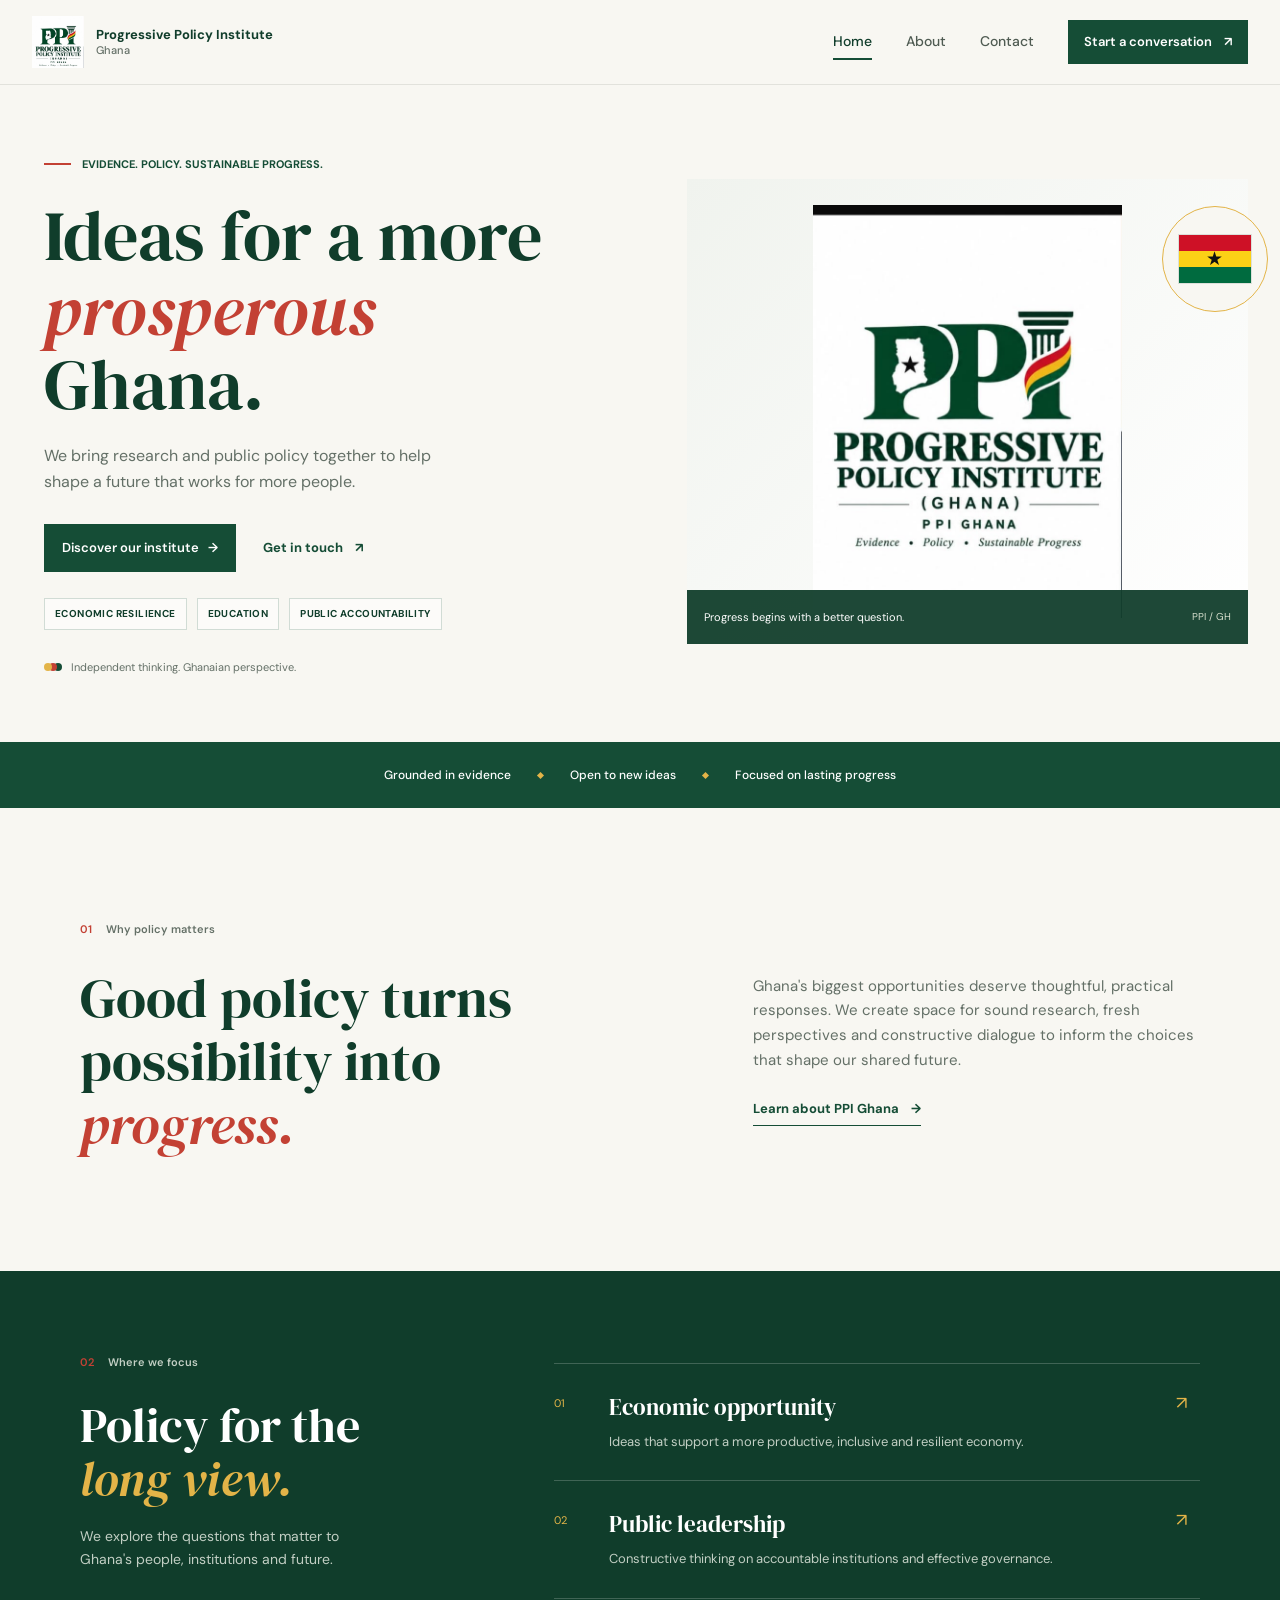
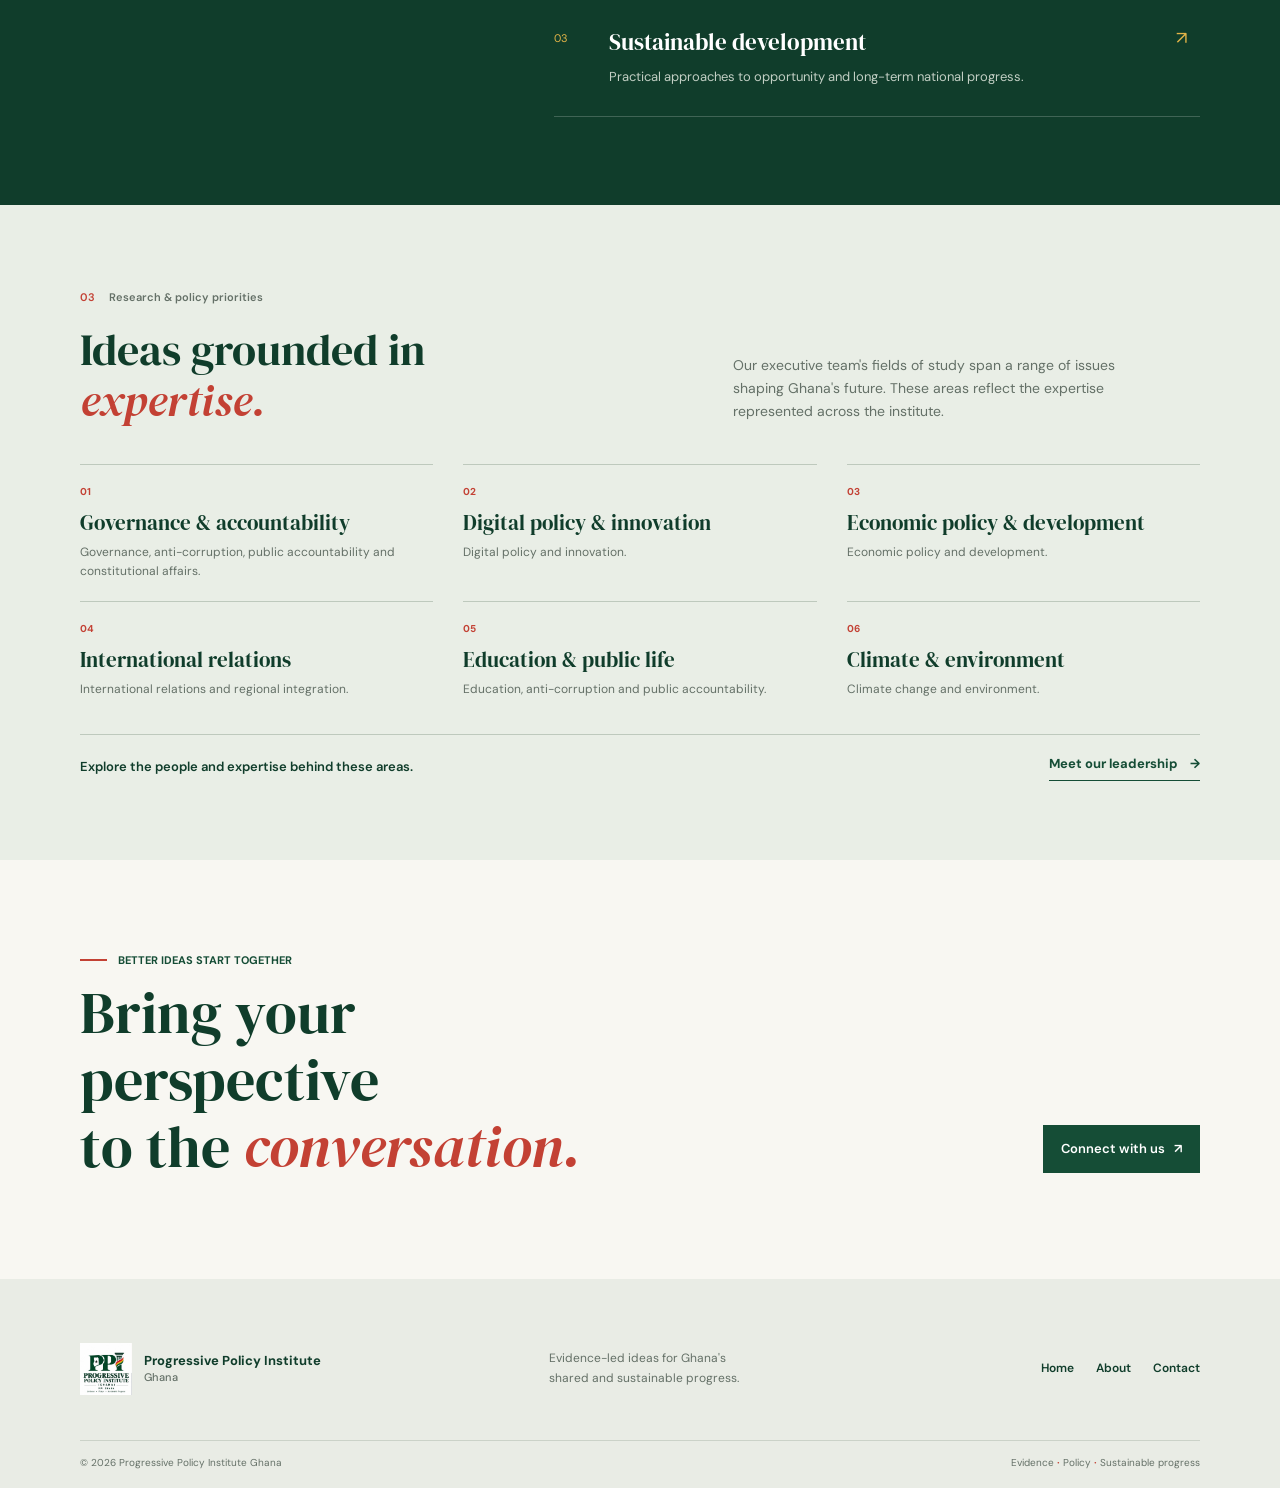
<file: index.html>
<!doctype html>
<html lang="en">
<head>
	<meta charset="utf-8">
	<meta name="viewport" content="width=device-width, initial-scale=1">
	<meta name="description" content="Progressive Policy Institute Ghana advances evidence-led ideas for inclusive, sustainable progress.">
	<title>Progressive Policy Institute Ghana | Evidence. Policy. Progress.</title>
	<link rel="preconnect" href="https://fonts.googleapis.com">
	<link rel="preconnect" href="https://fonts.gstatic.com" crossorigin>
	<link href="https://fonts.googleapis.com/css2?family=DM+Sans:wght@400;500;600;700&family=DM+Serif+Display&display=swap" rel="stylesheet">
	<link rel="stylesheet" href="style.css">
	<script src="script.js" defer></script>
</head>
<body>
	<a class="skip-link" href="#main">Skip to content</a>
	<header class="site-header">
		<div class="header-inner">
			<a class="brand" href="index.html" aria-label="Progressive Policy Institute Ghana home">
				<img class="brand-mark" src="logo1.jpeg" alt="" aria-hidden="true">
				<span class="brand-name">Progressive Policy Institute<span>Ghana</span></span>
			</a>
			<button class="menu-toggle" type="button" aria-expanded="false" aria-controls="primary-nav" aria-label="Open menu"><span></span><span></span></button>
			<nav class="primary-nav" id="primary-nav" aria-label="Main navigation">
				<a class="nav-link active" href="index.html" aria-current="page">Home</a>
				<a class="nav-link" href="about.html">About</a>
				<a class="nav-link" href="contact.html">Contact</a>
				<a class="nav-cta" href="contact.html">Start a conversation <span aria-hidden="true">↗</span></a>
			</nav>
		</div>
	</header>

	<main id="main">
		<section class="home-hero">
			<div class="hero-copy">
				<p class="eyebrow"><span class="eyebrow-line"></span> Evidence. Policy. Sustainable progress.</p>
				<h1>Ideas for a more <em>prosperous</em> Ghana.</h1>
				<p class="hero-intro">We bring research and public policy together to help shape a future that works for more people.</p>
				<div class="hero-actions">
					<a class="button button-dark" href="about.html">Discover our institute <span aria-hidden="true">→</span></a>
					<a class="text-link" href="contact.html">Get in touch <span aria-hidden="true">↗</span></a>
				</div>
				<div class="hero-meta" aria-label="Key focus areas">
					<span class="meta-chip">Economic resilience</span>
					<span class="meta-chip">Education</span>
					<span class="meta-chip">Public accountability</span>
				</div>
				<div class="hero-footnote"><span class="ghana-dot" aria-hidden="true"></span> Independent thinking. Ghanaian perspective.</div>
			</div>
			<div class="hero-visual">
				<img class="hero-portrait logo-hero" src="logo1.jpeg" alt="Progressive Policy Institute Ghana logo">
				<div class="image-caption"><span>Progress begins with a better question.</span><span class="caption-mark" aria-hidden="true">PPI / GH</span></div>
				<div class="hero-stamp"><span class="ghana-flag" role="img" aria-label="Flag of Ghana"><span class="flag-red"></span><span class="flag-gold"></span><span class="flag-green"></span><span class="flag-star" aria-hidden="true">★</span></span></div>
			</div>
		</section>

		<section class="principles-strip" aria-label="Our approach">
			<span>Grounded in evidence</span><span class="strip-separator" aria-hidden="true"></span>
			<span>Open to new ideas</span><span class="strip-separator" aria-hidden="true"></span>
			<span>Focused on lasting progress</span>
		</section>

		<section class="section home-intro">
			<div class="section-kicker"><span>01</span><span>Why policy matters</span></div>
			<div class="intro-copy">
				<h2>Good policy turns possibility into <em>progress.</em></h2>
				<div class="intro-description">
					<p>Ghana's biggest opportunities deserve thoughtful, practical responses. We create space for sound research, fresh perspectives and constructive dialogue to inform the choices that shape our shared future.</p>
					<a class="underlined-link" href="about.html">Learn about PPI Ghana <span aria-hidden="true">→</span></a>
				</div>
			</div>
		</section>

		<section class="focus-section">
			<div class="section focus-inner">
				<div class="focus-heading">
					<div class="section-kicker light"><span>02</span><span>Where we focus</span></div>
					<h2>Policy for the<br><em>long view.</em></h2>
					<p>We explore the questions that matter to Ghana's people, institutions and future.</p>
				</div>
				<div class="focus-list">
					<article class="focus-item"><span class="focus-number">01</span><div><h3>Economic opportunity</h3><p>Ideas that support a more productive, inclusive and resilient economy.</p></div><span class="focus-arrow" aria-hidden="true">↗</span></article>
					<article class="focus-item"><span class="focus-number">02</span><div><h3>Public leadership</h3><p>Constructive thinking on accountable institutions and effective governance.</p></div><span class="focus-arrow" aria-hidden="true">↗</span></article>
					<article class="focus-item"><span class="focus-number">03</span><div><h3>Sustainable development</h3><p>Practical approaches to opportunity and long-term national progress.</p></div><span class="focus-arrow" aria-hidden="true">↗</span></article>
				</div>
			</div>
		</section>

		<section class="research-section" id="research" aria-labelledby="research-title">
			<div class="section research-inner">
				<div class="research-intro" data-reveal>
					<div>
						<div class="section-kicker"><span>03</span><span>Research &amp; policy priorities</span></div>
						<h2 id="research-title">Ideas grounded in <em>expertise.</em></h2>
					</div>
					<p>Our executive team's fields of study span a range of issues shaping Ghana's future. These areas reflect the expertise represented across the institute.</p>
				</div>
				<div class="research-topics">
					<article class="research-topic" data-reveal style="--reveal-delay: 0ms"><span class="research-number">01</span><h3>Governance &amp; accountability</h3><p>Governance, anti-corruption, public accountability and constitutional affairs.</p></article>
					<article class="research-topic" data-reveal style="--reveal-delay: 80ms"><span class="research-number">02</span><h3>Digital policy &amp; innovation</h3><p>Digital policy and innovation.</p></article>
					<article class="research-topic" data-reveal style="--reveal-delay: 160ms"><span class="research-number">03</span><h3>Economic policy &amp; development</h3><p>Economic policy and development.</p></article>
					<article class="research-topic" data-reveal style="--reveal-delay: 0ms"><span class="research-number">04</span><h3>International relations</h3><p>International relations and regional integration.</p></article>
					<article class="research-topic" data-reveal style="--reveal-delay: 80ms"><span class="research-number">05</span><h3>Education &amp; public life</h3><p>Education, anti-corruption and public accountability.</p></article>
					<article class="research-topic" data-reveal style="--reveal-delay: 160ms"><span class="research-number">06</span><h3>Climate &amp; environment</h3><p>Climate change and environment.</p></article>
				</div>
				<div class="research-footer"><p>Explore the people and expertise behind these areas.</p><a class="underlined-link" href="about.html#leadership-title">Meet our leadership <span aria-hidden="true">→</span></a></div>
			</div>
		</section>

		<section class="closing-cta section">
			<p class="eyebrow"><span class="eyebrow-line"></span> Better ideas start together</p>
			<div class="closing-content"><h2>Bring your perspective<br>to the <em>conversation.</em></h2><a class="button button-dark" href="contact.html">Connect with us <span aria-hidden="true">↗</span></a></div>
		</section>
	</main>

	<footer class="site-footer">
		<div class="footer-main">
			<a class="brand footer-brand" href="index.html"><img class="brand-mark" src="logo1.jpeg" alt="" aria-hidden="true"><span class="brand-name">Progressive Policy Institute<span>Ghana</span></span></a>
			<p>Evidence-led ideas for Ghana's<br>shared and sustainable progress.</p>
			<nav class="footer-nav" aria-label="Footer navigation"><a href="index.html">Home</a><a href="about.html">About</a><a href="contact.html">Contact</a></nav>
		</div>
		<div class="footer-bottom"><span>© <span data-year>2026</span> Progressive Policy Institute Ghana</span><span>Evidence <b>·</b> Policy <b>·</b> Sustainable progress</span></div>
	</footer>
</body>
</html>
</file>
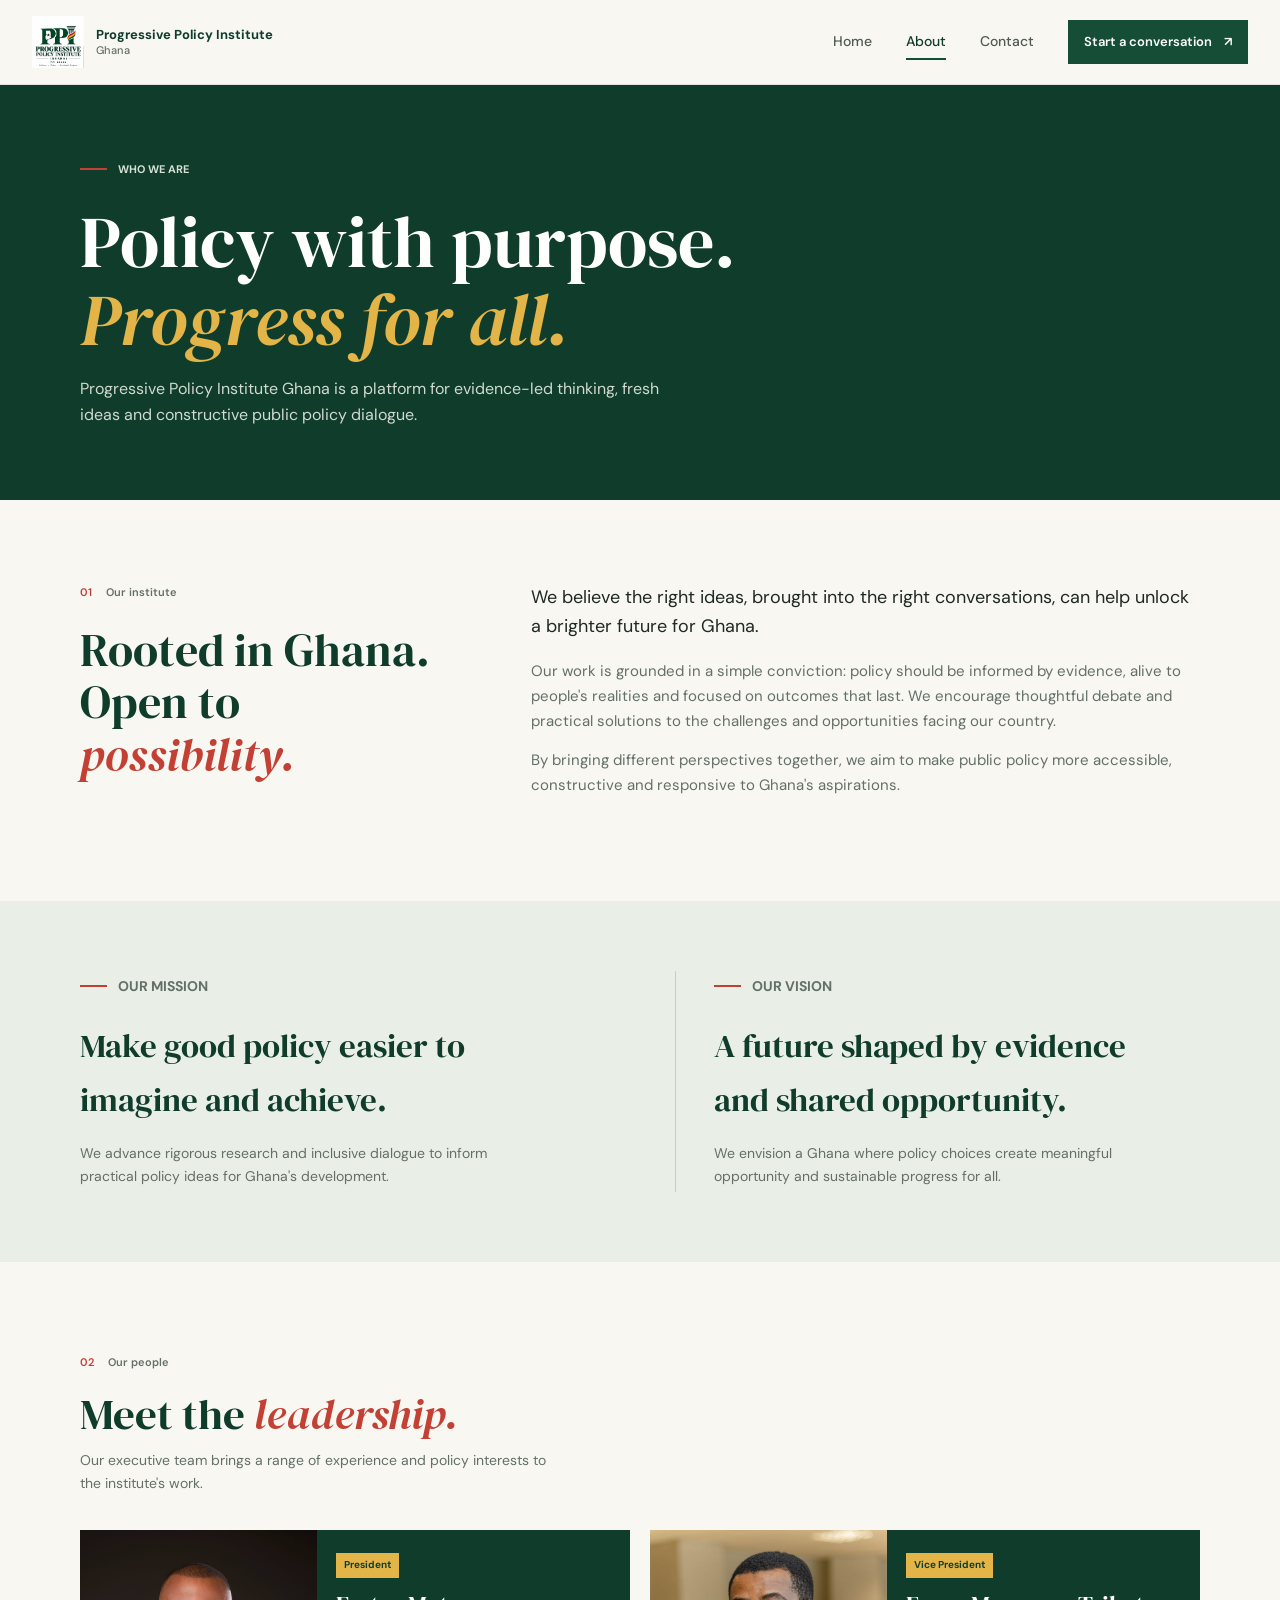
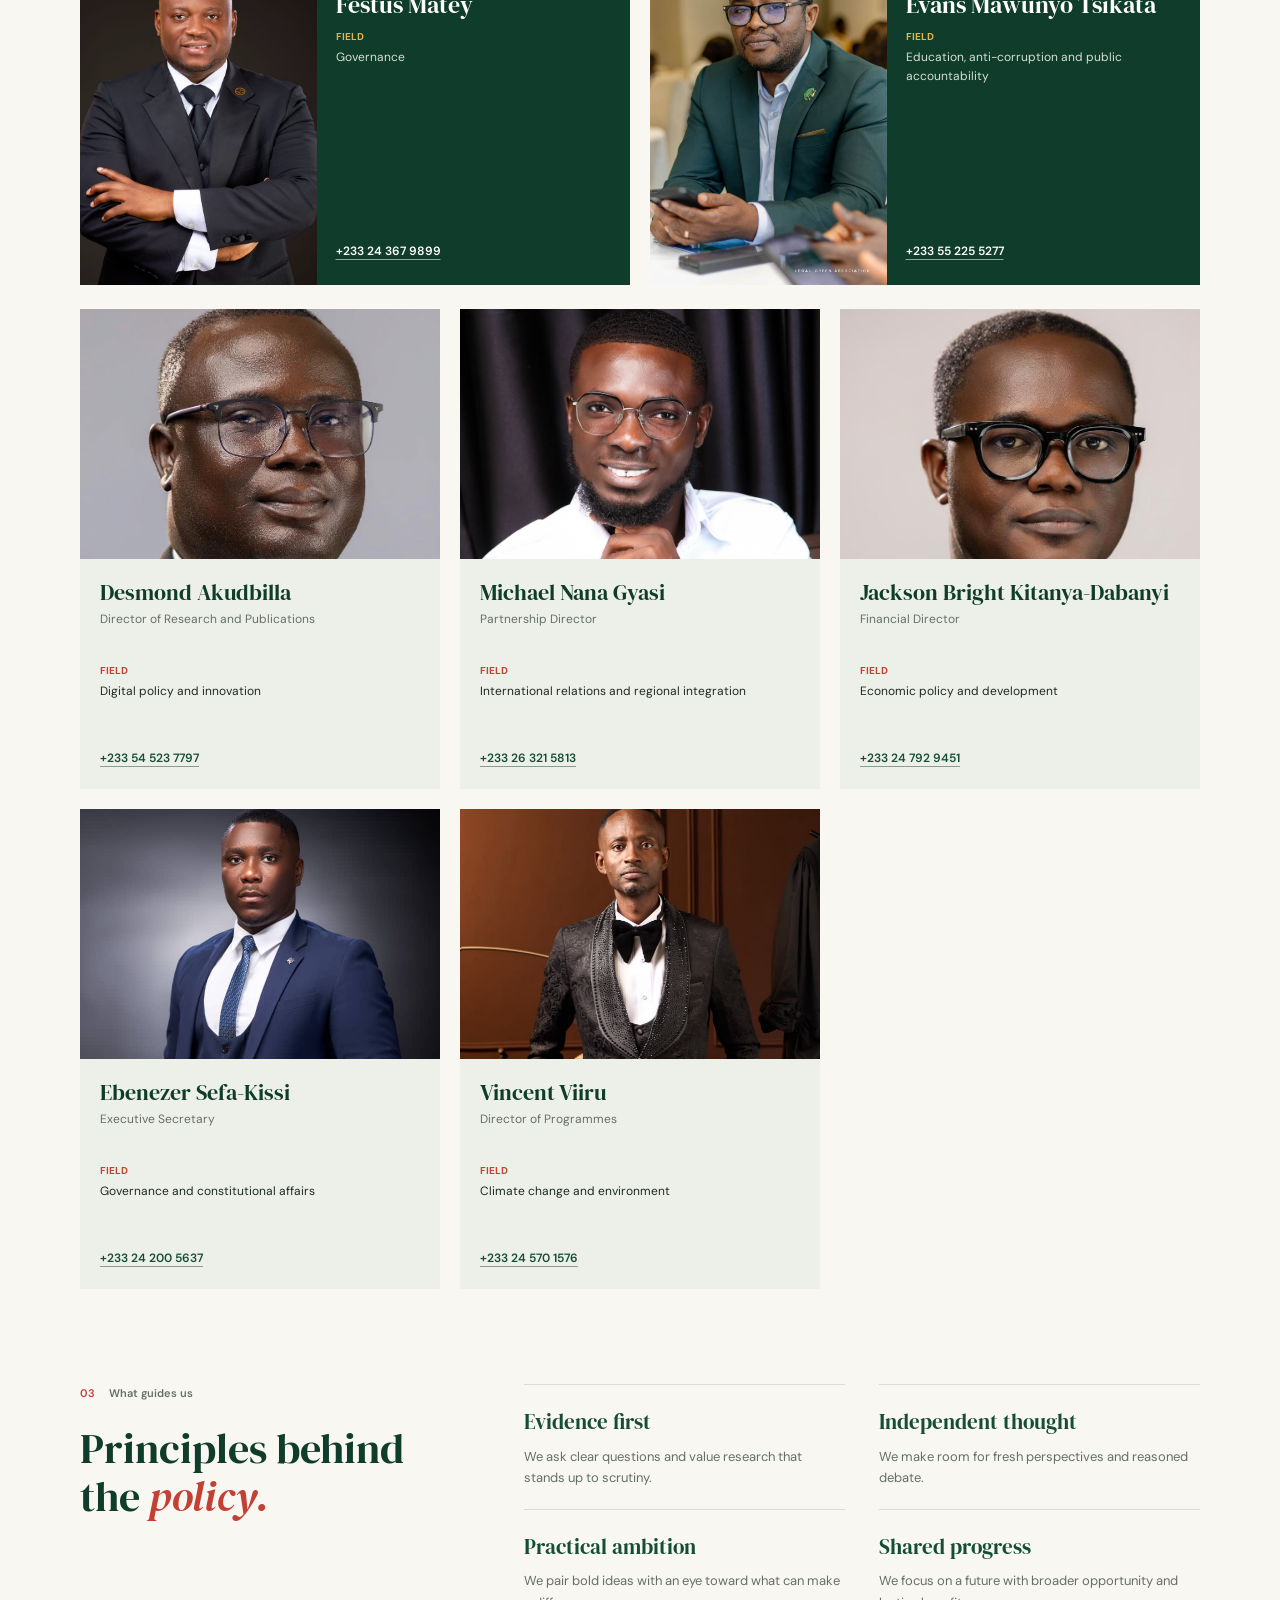
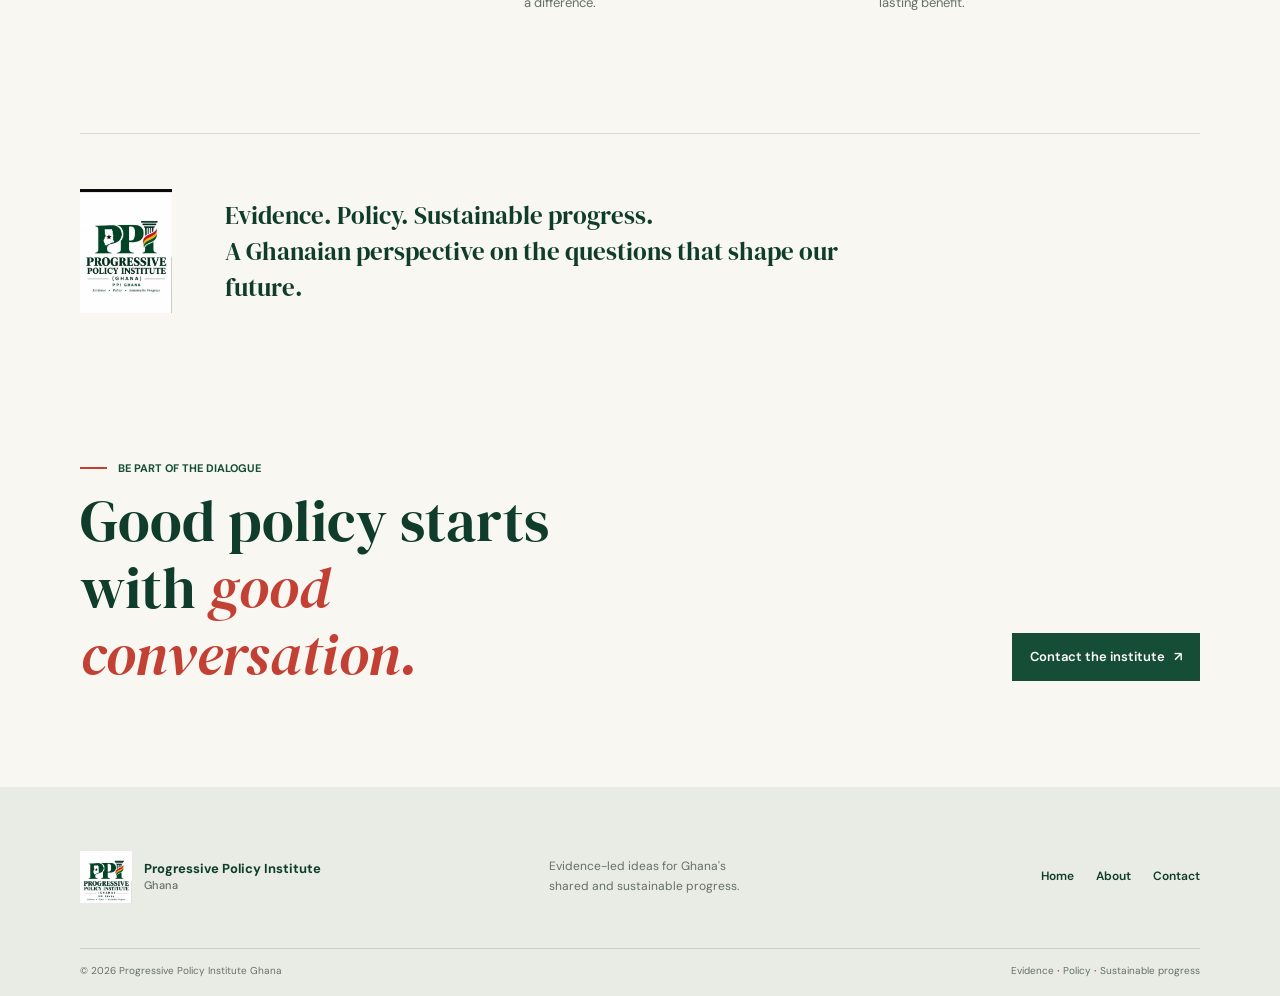
<file: about.html>
<!doctype html>
<html lang="en">
<head>
  <meta charset="utf-8">
  <meta name="viewport" content="width=device-width, initial-scale=1">
  <meta name="description" content="Learn about Progressive Policy Institute Ghana, its mission, vision, values and executive team.">
  <title>About | Progressive Policy Institute Ghana</title>
  <link rel="preconnect" href="https://fonts.googleapis.com">
  <link rel="preconnect" href="https://fonts.gstatic.com" crossorigin>
  <link href="https://fonts.googleapis.com/css2?family=DM+Sans:wght@400;500;600;700&family=DM+Serif+Display&display=swap" rel="stylesheet">
  <link rel="stylesheet" href="style.css">
  <script src="script.js" defer></script>
</head>
<body>
  <a class="skip-link" href="#main">Skip to content</a>
  <header class="site-header">
    <div class="header-inner">
      <a class="brand" href="index.html" aria-label="Progressive Policy Institute Ghana home"><img class="brand-mark" src="logo1.jpeg" alt="" aria-hidden="true"><span class="brand-name">Progressive Policy Institute<span>Ghana</span></span></a>
      <button class="menu-toggle" type="button" aria-expanded="false" aria-controls="primary-nav" aria-label="Open menu"><span></span><span></span></button>
      <nav class="primary-nav" id="primary-nav" aria-label="Main navigation"><a class="nav-link" href="index.html">Home</a><a class="nav-link active" href="about.html" aria-current="page">About</a><a class="nav-link" href="contact.html">Contact</a><a class="nav-cta" href="contact.html">Start a conversation <span aria-hidden="true">↗</span></a></nav>
    </div>
  </header>
  <main id="main">
    <section class="page-hero">
      <p class="eyebrow"><span class="eyebrow-line"></span> Who we are</p>
      <h1>Policy with purpose.<br><em>Progress for all.</em></h1>
      <p>Progressive Policy Institute Ghana is a platform for evidence-led thinking, fresh ideas and constructive public policy dialogue.</p>
    </section>
    <section class="about-intro section">
      <div><div class="section-kicker"><span>01</span><span>Our institute</span></div><h2>Rooted in Ghana.<br>Open to <em>possibility.</em></h2></div>
      <div class="about-copy"><p>We believe the right ideas, brought into the right conversations, can help unlock a brighter future for Ghana.</p><p>Our work is grounded in a simple conviction: policy should be informed by evidence, alive to people's realities and focused on outcomes that last. We encourage thoughtful debate and practical solutions to the challenges and opportunities facing our country.</p><p>By bringing different perspectives together, we aim to make public policy more accessible, constructive and responsive to Ghana's aspirations.</p></div>
    </section>
    <section class="mission-band">
      <div class="mission-grid section">
        <article class="mission-block"><p class="eyebrow"><span class="eyebrow-line"></span> Our mission</p><h2>Make good policy easier to imagine and achieve.</h2><p>We advance rigorous research and inclusive dialogue to inform practical policy ideas for Ghana's development.</p></article>
        <article class="mission-block"><p class="eyebrow"><span class="eyebrow-line"></span> Our vision</p><h2>A future shaped by evidence and shared opportunity.</h2><p>We envision a Ghana where policy choices create meaningful opportunity and sustainable progress for all.</p></article>
      </div>
    </section>
    <section class="leadership-section section" aria-labelledby="leadership-title">
      <div class="leadership-heading">
        <div class="section-kicker"><span>02</span><span>Our people</span></div>
        <h2 id="leadership-title">Meet the <em>leadership.</em></h2>
        <p>Our executive team brings a range of experience and policy interests to the institute's work.</p>
      </div>
      <div class="leadership-featured">
        <article class="leader-feature">
          <img src="president.jpeg" alt="Festus Matey, President">
          <div class="leader-feature-info">
            <span class="leader-badge">President</span>
            <h3>Festus Matey</h3>
            <p class="leader-field"><strong>Field</strong>Governance</p>
            <a class="leader-phone" href="tel:+233243679899">+233 24 367 9899</a>
          </div>
        </article>
        <article class="leader-feature">
          <img src="vicepresident.jpeg" alt="Evans Mawunyo Tsikata, Vice President">
          <div class="leader-feature-info">
            <span class="leader-badge">Vice President</span>
            <h3>Evans Mawunyo Tsikata</h3>
            <p class="leader-field"><strong>Field</strong>Education, anti-corruption and public accountability</p>
            <a class="leader-phone" href="tel:+233552255277">+233 55 225 5277</a>
          </div>
        </article>
      </div>
      <div class="leadership-grid">
        <article class="leader-card">
          <img src="billa.jpeg" alt="Desmond Akudbilla">
          <div class="leader-card-info"><h3>Desmond Akudbilla</h3><p class="leader-role">Director of Research and Publications</p><p class="leader-field"><strong>Field</strong>Digital policy and innovation</p><a class="leader-phone" href="tel:+233545237797">+233 54 523 7797</a></div>
        </article>
        <article class="leader-card">
          <img src="gyasi.jpeg" alt="Michael Nana Gyasi">
          <div class="leader-card-info"><h3>Michael Nana Gyasi</h3><p class="leader-role">Partnership Director</p><p class="leader-field"><strong>Field</strong>International relations and regional integration</p><a class="leader-phone" href="tel:+233263215813">+233 26 321 5813</a></div>
        </article>
        <article class="leader-card">
          <img src="kintanya.jpeg" alt="Jackson Bright Kitanya-Dabanyi">
          <div class="leader-card-info"><h3>Jackson Bright Kitanya-Dabanyi</h3><p class="leader-role">Financial Director</p><p class="leader-field"><strong>Field</strong>Economic policy and development</p><a class="leader-phone" href="tel:+233247929451">+233 24 792 9451</a></div>
        </article>
        <article class="leader-card">
          <img src="kissi.jpeg" alt="Ebenezer Sefa-Kissi">
          <div class="leader-card-info"><h3>Ebenezer Sefa-Kissi</h3><p class="leader-role">Executive Secretary</p><p class="leader-field"><strong>Field</strong>Governance and constitutional affairs</p><a class="leader-phone" href="tel:+233242005637">+233 24 200 5637</a></div>
        </article>
        <article class="leader-card">
          <img src="viiru.jpeg" alt="Vincent Viiru">
          <div class="leader-card-info"><h3>Vincent Viiru</h3><p class="leader-role">Director of Programmes</p><p class="leader-field"><strong>Field</strong>Climate change and environment</p><a class="leader-phone" href="tel:+233245701576">+233 24 570 1576</a></div>
        </article>
      </div>
    </section>
    <section class="values-section section">
      <div class="values-heading"><div class="section-kicker"><span>03</span><span>What guides us</span></div><h2>Principles behind<br>the <em>policy.</em></h2></div>
      <div class="values-list">
        <article class="value-item"><h3>Evidence first</h3><p>We ask clear questions and value research that stands up to scrutiny.</p></article>
        <article class="value-item"><h3>Independent thought</h3><p>We make room for fresh perspectives and reasoned debate.</p></article>
        <article class="value-item"><h3>Practical ambition</h3><p>We pair bold ideas with an eye toward what can make a difference.</p></article>
        <article class="value-item"><h3>Shared progress</h3><p>We focus on a future with broader opportunity and lasting benefit.</p></article>
      </div>
    </section>
    <section class="about-brand section"><img src="logo1.jpeg" alt="Progressive Policy Institute Ghana logo"><p>Evidence. Policy. Sustainable progress.<br>A Ghanaian perspective on the questions that shape our future.</p></section>
    <section class="closing-cta section"><p class="eyebrow"><span class="eyebrow-line"></span> Be part of the dialogue</p><div class="closing-content"><h2>Good policy starts<br>with <em>good conversation.</em></h2><a class="button button-dark" href="contact.html">Contact the institute <span aria-hidden="true">↗</span></a></div></section>
  </main>
  <footer class="site-footer"><div class="footer-main"><a class="brand footer-brand" href="index.html"><img class="brand-mark" src="logo1.jpeg" alt="" aria-hidden="true"><span class="brand-name">Progressive Policy Institute<span>Ghana</span></span></a><p>Evidence-led ideas for Ghana's<br>shared and sustainable progress.</p><nav class="footer-nav" aria-label="Footer navigation"><a href="index.html">Home</a><a href="about.html">About</a><a href="contact.html">Contact</a></nav></div><div class="footer-bottom"><span>© <span data-year>2026</span> Progressive Policy Institute Ghana</span><span>Evidence <b>·</b> Policy <b>·</b> Sustainable progress</span></div></footer>
</body>
</html>
</file>
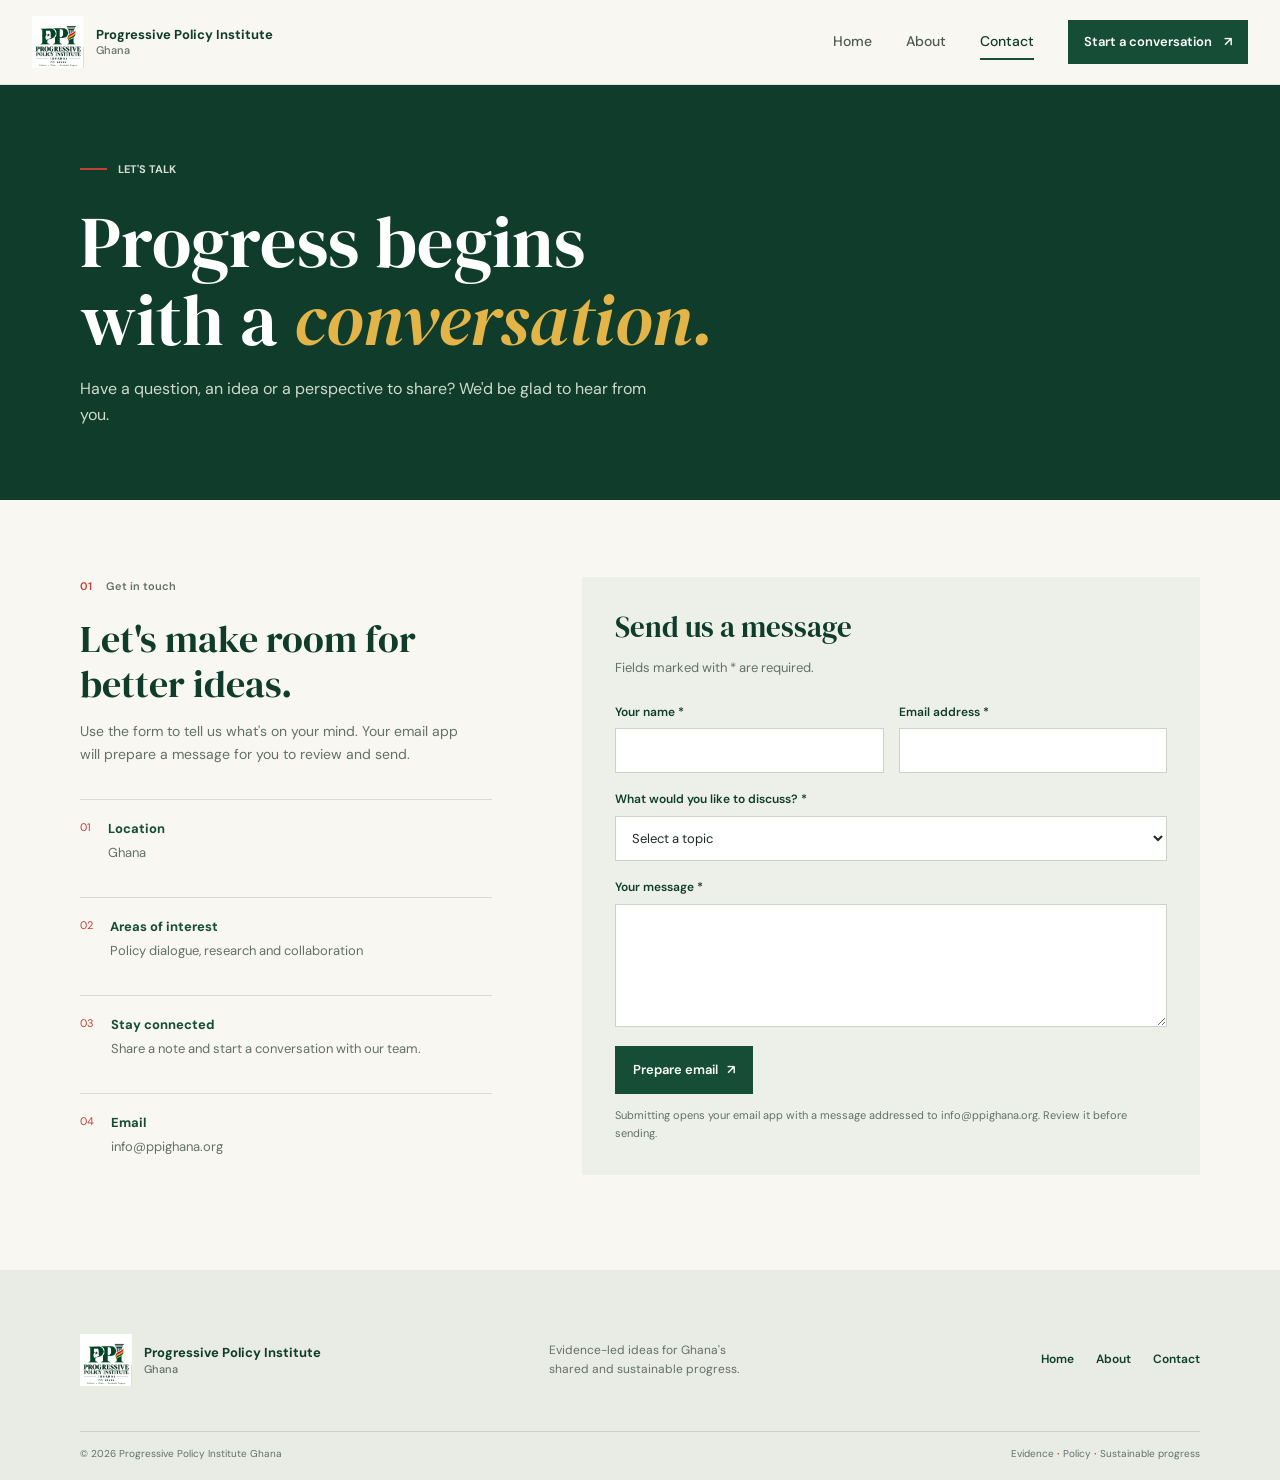
<file: contact.html>
<!doctype html>
<html lang="en">
<head>
  <meta charset="utf-8">
  <meta name="viewport" content="width=device-width, initial-scale=1">
  <meta name="description" content="Contact the Progressive Policy Institute Ghana to share an idea, ask a question or explore collaboration.">
  <title>Contact | Progressive Policy Institute Ghana</title>
  <link rel="preconnect" href="https://fonts.googleapis.com">
  <link rel="preconnect" href="https://fonts.gstatic.com" crossorigin>
  <link href="https://fonts.googleapis.com/css2?family=DM+Sans:wght@400;500;600;700&family=DM+Serif+Display&display=swap" rel="stylesheet">
  <link rel="stylesheet" href="style.css">
  <script src="script.js" defer></script>
</head>
<body>
  <a class="skip-link" href="#main">Skip to content</a>
  <header class="site-header">
    <div class="header-inner">
      <a class="brand" href="index.html" aria-label="Progressive Policy Institute Ghana home"><img class="brand-mark" src="logo1.jpeg" alt="" aria-hidden="true"><span class="brand-name">Progressive Policy Institute<span>Ghana</span></span></a>
      <button class="menu-toggle" type="button" aria-expanded="false" aria-controls="primary-nav" aria-label="Open menu"><span></span><span></span></button>
      <nav class="primary-nav" id="primary-nav" aria-label="Main navigation"><a class="nav-link" href="index.html">Home</a><a class="nav-link" href="about.html">About</a><a class="nav-link active" href="contact.html" aria-current="page">Contact</a><a class="nav-cta" href="contact.html">Start a conversation <span aria-hidden="true">↗</span></a></nav>
    </div>
  </header>
  <main id="main">
    <section class="page-hero">
      <p class="eyebrow"><span class="eyebrow-line"></span> Let's talk</p>
      <h1>Progress begins<br>with a <em>conversation.</em></h1>
      <p>Have a question, an idea or a perspective to share? We'd be glad to hear from you.</p>
    </section>
    <section class="contact-layout section">
      <div class="contact-details">
        <div class="section-kicker"><span>01</span><span>Get in touch</span></div>
        <h2>Let's make room for better ideas.</h2>
        <p>Use the form to tell us what's on your mind. Your email app will prepare a message for you to review and send.</p>
        <div class="contact-detail"><span class="detail-index">01</span><div><h3>Location</h3><p>Ghana</p></div></div>
        <div class="contact-detail"><span class="detail-index">02</span><div><h3>Areas of interest</h3><p>Policy dialogue, research and collaboration</p></div></div>
        <div class="contact-detail"><span class="detail-index">03</span><div><h3>Stay connected</h3><p>Share a note and start a conversation with our team.</p></div></div>
        <div class="contact-detail"><span class="detail-index">04</span><div><h3>Email</h3><p><a href="mailto:info@ppighana.org">info@ppighana.org</a></p></div></div>
      </div>
      <form class="contact-form" id="contact-form">
        <h2 class="form-heading">Send us a message</h2>
        <p class="form-intro">Fields marked with * are required.</p>
        <div class="form-grid">
          <div class="field"><label for="name">Your name *</label><input id="name" name="name" autocomplete="name" required></div>
          <div class="field"><label for="email">Email address *</label><input id="email" name="email" type="email" autocomplete="email" required></div>
          <div class="field field-full"><label for="topic">What would you like to discuss? *</label><select id="topic" name="topic" required><option value="" selected disabled>Select a topic</option><option>Policy research</option><option>Media enquiry</option><option>Partnership or collaboration</option><option>Event or speaking</option><option>General enquiry</option></select></div>
          <div class="field field-full"><label for="message">Your message *</label><textarea id="message" name="message" required></textarea></div>
        </div>
        <button class="button button-dark form-submit" type="submit">Prepare email <span aria-hidden="true">↗</span></button>
        <p class="form-note">Submitting opens your email app with a message addressed to info@ppighana.org. Review it before sending.</p>
        <p class="form-status" id="form-status" role="status" aria-live="polite"></p>
      </form>
    </section>
  </main>
  <footer class="site-footer"><div class="footer-main"><a class="brand footer-brand" href="index.html"><img class="brand-mark" src="logo1.jpeg" alt="" aria-hidden="true"><span class="brand-name">Progressive Policy Institute<span>Ghana</span></span></a><p>Evidence-led ideas for Ghana's<br>shared and sustainable progress.</p><nav class="footer-nav" aria-label="Footer navigation"><a href="index.html">Home</a><a href="about.html">About</a><a href="contact.html">Contact</a></nav></div><div class="footer-bottom"><span>© <span data-year>2026</span> Progressive Policy Institute Ghana</span><span>Evidence <b>·</b> Policy <b>·</b> Sustainable progress</span></div></footer>
</body>
</html>
</file>
<file: style.css>
:root {
	color-scheme: light;
	--green: #154d36;
	--green-deep: #103d2b;
	--green-light: #dfe9df;
	--red: #c34134;
	--gold: #e3b448;
	--ink: #202923;
	--muted: #647067;
	--paper: #f8f7f2;
	--white: #fff;
	--line: #d9ddd6;
	--serif: "DM Serif Display", Georgia, serif;
	--sans: "DM Sans", "Segoe UI", sans-serif;
}

* { box-sizing: border-box; }
html { scroll-behavior: smooth; }
body { margin: 0; background: var(--paper); color: var(--ink); font-family: var(--sans); font-size: 16px; line-height: 1.65; }
a { color: inherit; text-decoration: none; }
button, input, select, textarea { font: inherit; }
img { display: block; max-width: 100%; }
.skip-link { position: absolute; z-index: 20; top: -60px; left: 16px; padding: 10px 14px; background: var(--white); color: var(--green); }
.skip-link:focus { top: 12px; }
.site-header { position: relative; z-index: 5; border-bottom: 1px solid rgba(32, 41, 35, .1); background: var(--paper); }
.header-inner { width: min(1240px, calc(100% - 64px)); min-height: 84px; margin: auto; display: flex; align-items: center; justify-content: space-between; gap: 32px; }
.brand { display: inline-flex; align-items: center; gap: 12px; min-width: max-content; }
.brand-mark { width: 52px; height: 52px; display: block; object-fit: cover; object-position: center 45%; background: var(--white); }
.brand-name { color: var(--green-deep); font-size: 13px; font-weight: 700; line-height: 1.35; }
.brand-name span { display: block; color: var(--muted); font-size: 11px; font-weight: 500; }
.primary-nav { display: flex; align-items: center; gap: 34px; }
.nav-link { position: relative; padding: 8px 0; color: #4f5b52; font-size: 14px; font-weight: 500; }
.nav-link::after { position: absolute; right: 0; bottom: 2px; left: 0; height: 2px; background: var(--green); content: ""; transform: scaleX(0); transform-origin: left; transition: transform .2s ease; }
.nav-link:hover::after, .nav-link.active::after { transform: scaleX(1); }
.nav-link.active { color: var(--green-deep); }
.nav-cta { padding: 11px 16px; background: var(--green); color: var(--white); font-size: 13px; font-weight: 600; transition: background .2s ease; }
.nav-cta:hover, .button-dark:hover { background: #236c4a; }
.nav-cta span, .button span, .text-link span, .underlined-link span { margin-left: 9px; }
.menu-toggle { display: none; }

.home-hero { width: min(1240px, calc(100% - 64px)); min-height: 595px; margin: 0 auto; padding: 62px 0 66px; display: grid; grid-template-columns: 1.02fr .98fr; align-items: center; gap: 72px; }
.hero-copy { padding: 8px 0 0 12px; animation: rise-in .65s ease both; }
.eyebrow { display: flex; align-items: center; gap: 11px; color: var(--green); font-size: 11px; font-weight: 700; letter-spacing: 0; text-transform: uppercase; }
.eyebrow-line { width: 27px; height: 2px; background: var(--red); }
h1, h2, h3, p { margin-top: 0; }
.home-hero h1 { max-width: 560px; margin: 26px 0 20px; color: var(--green-deep); font-family: var(--serif); font-size: clamp(50px, 5.5vw, 76px); font-weight: 400; line-height: 1.06; }
h1 em, h2 em { color: var(--red); font-weight: 400; }
.hero-intro { max-width: 435px; margin-bottom: 28px; color: var(--muted); font-size: 16px; }
.hero-actions { display: flex; flex-wrap: wrap; align-items: center; gap: 27px; }
.button { min-height: 48px; display: inline-flex; align-items: center; justify-content: center; padding: 12px 18px; font-size: 13px; font-weight: 600; transition: background .2s ease, transform .2s ease; }
.button:hover { transform: translateY(-2px); }
.button-dark { background: var(--green); color: var(--white); }
.text-link, .underlined-link { color: var(--green); font-size: 13px; font-weight: 700; }
.text-link:hover, .underlined-link:hover { color: var(--red); }
.hero-meta { margin-top: 26px; display: flex; flex-wrap: wrap; gap: 10px; }
.meta-chip { padding: 7px 10px; border: 1px solid rgba(21, 77, 54, .18); background: rgba(255, 255, 255, .5); color: var(--green-deep); font-size: 10px; font-weight: 700; letter-spacing: .04em; text-transform: uppercase; }
.hero-footnote { margin-top: 28px; display: flex; align-items: center; gap: 9px; color: var(--muted); font-size: 11px; }
.ghana-dot { width: 8px; height: 8px; border-radius: 50%; background: var(--gold); box-shadow: 5px 0 0 var(--red), 10px 0 0 var(--green); margin-right: 10px; }
.hero-visual { position: relative; min-width: 0; height: 465px; animation: rise-in .7s .12s ease both; }
.hero-portrait { width: 100%; height: 100%; object-fit: cover; object-position: center 29%; }
.logo-hero { object-fit: contain; padding: 26px; background: linear-gradient(135deg, #f0f3ee, #ffffff); }
.image-caption { position: absolute; right: 0; bottom: 0; left: 0; min-height: 54px; padding: 13px 17px; display: flex; justify-content: space-between; align-items: center; gap: 12px; background: rgba(16, 61, 43, .94); color: var(--white); font-size: 11px; }
.caption-mark { color: #d5decc; font-size: 10px; letter-spacing: 0; white-space: nowrap; }
.hero-stamp { position: absolute; top: 27px; right: -20px; width: 106px; height: 106px; border: 1px solid var(--gold); border-radius: 50%; display: grid; place-items: center; background: var(--paper); }
.ghana-flag { position: relative; width: 70%; aspect-ratio: 3 / 2; overflow: hidden; display: grid; grid-template-rows: repeat(3, 1fr); box-shadow: 0 0 0 1px rgba(16, 61, 43, .12); }
.flag-red { background: #ce1126; }
.flag-gold { background: #fcd116; }
.flag-green { background: #006b3f; }
.flag-star { position: absolute; top: 50%; left: 50%; color: #111; font-size: 19px; line-height: 1; transform: translate(-50%, -52%); }
.principles-strip { min-height: 66px; padding: 16px 32px; display: flex; flex-wrap: wrap; justify-content: center; align-items: center; gap: 27px; background: var(--green); color: var(--white); font-size: 12px; font-weight: 500; }
.strip-separator { width: 5px; height: 5px; background: var(--gold); transform: rotate(45deg); }
.section { width: min(1120px, calc(100% - 64px)); margin-right: auto; margin-left: auto; }
.home-intro { padding-top: 112px; padding-bottom: 114px; }
.section-kicker { display: flex; align-items: center; gap: 14px; color: var(--muted); font-size: 11px; font-weight: 600; }
.section-kicker span:first-child { color: var(--red); }
.intro-copy { margin-top: 27px; display: grid; grid-template-columns: 1fr .76fr; align-items: start; gap: 85px; }
.intro-copy h2, .closing-content h2 { max-width: 560px; margin-bottom: 0; color: var(--green-deep); font-family: var(--serif); font-size: clamp(38px, 4.3vw, 56px); font-weight: 400; line-height: 1.16; }
.intro-description { padding-top: 8px; }
.intro-description p { margin-bottom: 22px; color: var(--muted); font-size: 15px; }
.underlined-link { display: inline-block; padding-bottom: 6px; border-bottom: 1px solid var(--green); }
.focus-section { padding: 82px 0 88px; background: var(--green-deep); color: var(--white); }
.focus-inner { display: grid; grid-template-columns: .75fr 1.25fr; gap: 86px; }
.light { color: #c2cfc4; }
.focus-heading h2 { margin: 28px 0 18px; font-family: var(--serif); font-size: 48px; font-weight: 400; line-height: 1.12; }
.focus-heading h2 em { color: var(--gold); }
.focus-heading > p { max-width: 295px; color: #c2cfc4; font-size: 14px; }
.focus-list { padding-top: 10px; }
.focus-item { min-height: 118px; padding: 25px 0; display: grid; grid-template-columns: 40px 1fr 24px; align-items: start; gap: 15px; border-bottom: 1px solid rgba(255,255,255,.2); }
.focus-item:first-child { border-top: 1px solid rgba(255,255,255,.2); }
.focus-number { padding-top: 5px; color: var(--gold); font-size: 11px; }
.focus-item h3 { margin-bottom: 4px; font-family: var(--serif); font-size: 23px; font-weight: 400; }
.focus-item p { max-width: 480px; margin-bottom: 0; color: #c2cfc4; font-size: 13px; }
.focus-arrow { color: var(--gold); font-size: 18px; }
.research-section { padding: 83px 0 79px; background: #e9eee6; }
.motion-ready [data-reveal] { opacity: 0; transform: translateY(18px); transition: opacity .65s ease var(--reveal-delay, 0ms), transform .65s cubic-bezier(.2, .7, .2, 1) var(--reveal-delay, 0ms); }
.motion-ready [data-reveal].is-visible { opacity: 1; transform: translateY(0); }
.research-intro { margin-bottom: 38px; display: grid; grid-template-columns: 1fr .8fr; align-items: end; gap: 70px; }
.research-intro h2 { max-width: 540px; margin: 19px 0 0; color: var(--green-deep); font-family: var(--serif); font-size: 44px; font-weight: 400; line-height: 1.15; }
.research-intro h2 em { color: var(--red); }
.research-intro > p { max-width: 430px; margin: 0 0 3px; color: var(--muted); font-size: 14px; }
.research-topics { display: grid; grid-template-columns: repeat(3, minmax(0, 1fr)); column-gap: 30px; }
.research-topic { min-width: 0; padding: 19px 0 21px; border-top: 1px solid #bec9bd; }
.research-number { display: block; margin-bottom: 9px; color: var(--red); font-size: 10px; font-weight: 700; }
.research-topic h3 { margin: 0 0 7px; color: var(--green-deep); font-family: var(--serif); font-size: 21px; font-weight: 400; line-height: 1.25; }
.research-topic p { max-width: 320px; margin: 0; color: var(--muted); font-size: 12px; line-height: 1.55; }
.research-footer { margin-top: 14px; padding-top: 18px; display: flex; align-items: center; justify-content: space-between; gap: 18px; border-top: 1px solid #bec9bd; }
.research-footer p { margin: 0; color: var(--green-deep); font-size: 13px; font-weight: 600; }
.closing-cta { padding-top: 91px; padding-bottom: 98px; }
.closing-content { display: flex; justify-content: space-between; align-items: end; gap: 30px; }
.closing-content h2 { font-size: clamp(40px, 4.5vw, 58px); }
.closing-content .button { margin-bottom: 8px; }
.site-footer { padding: 40px max(32px, calc((100% - 1120px) / 2)) 17px; background: #e9ece5; }
.footer-main { min-height: 100px; display: grid; grid-template-columns: 1.2fr 1fr .7fr; align-items: center; gap: 32px; }
.footer-brand { justify-self: start; }
.footer-main > p { margin: 0; color: var(--muted); font-size: 12px; }
.footer-nav { display: flex; justify-content: end; gap: 22px; }
.footer-nav a { color: var(--green-deep); font-size: 12px; font-weight: 600; }
.footer-nav a:hover { color: var(--red); }
.footer-bottom { margin-top: 21px; padding-top: 14px; display: flex; justify-content: space-between; gap: 16px; border-top: 1px solid #cbd2c8; color: var(--muted); font-size: 10px; }
.footer-bottom b { color: var(--red); }

.page-hero { padding: 75px max(32px, calc((100% - 1120px) / 2)) 72px; background: var(--green-deep); color: var(--white); }
.page-hero .eyebrow { color: #d4e0d3; }
.page-hero h1 { max-width: 800px; margin: 25px 0 17px; font-family: var(--serif); font-size: clamp(46px, 6vw, 72px); font-weight: 400; line-height: 1.08; }
.page-hero h1 em { color: var(--gold); }
.page-hero > p:last-child { max-width: 590px; margin-bottom: 0; color: #d0dacf; font-size: 16px; }
.about-intro { padding-top: 83px; padding-bottom: 88px; display: grid; grid-template-columns: .7fr 1.3fr; gap: 90px; }
.about-intro h2, .values-heading h2 { margin: 22px 0 0; color: var(--green-deep); font-family: var(--serif); font-size: 46px; font-weight: 400; line-height: 1.15; }
.about-copy p { color: var(--muted); font-size: 15px; }
.about-copy p:first-child { color: var(--ink); font-size: 18px; line-height: 1.6; }
.mission-band { padding: 70px 0; background: #e9eee6; }
.mission-grid { display: grid; grid-template-columns: 1fr 1fr; gap: 70px; }
.mission-block { padding: 4px 28px 4px 0; }
.mission-block + .mission-block { padding-left: 38px; border-left: 1px solid #c5d0c4; }
.mission-block .eyebrow { margin-bottom: 21px; }
.mission-block h2 { margin-bottom: 14px; color: var(--green-deep); font-family: var(--serif); font-size: 33px; font-weight: 400; }
.mission-block p { max-width: 450px; margin-bottom: 0; color: var(--muted); font-size: 14px; }
.leadership-section { padding-top: 91px; padding-bottom: 4px; }
.leadership-heading { max-width: 570px; margin-bottom: 35px; }
.leadership-heading h2 { margin: 18px 0 10px; color: var(--green-deep); font-family: var(--serif); font-size: 43px; font-weight: 400; line-height: 1.16; }
.leadership-heading h2 em { color: var(--red); }
.leadership-heading > p { max-width: 490px; margin: 0; color: var(--muted); font-size: 14px; }
.leadership-featured { margin-bottom: 24px; display: grid; grid-template-columns: repeat(2, minmax(0, 1fr)); gap: 20px; }
.leader-feature { min-width: 0; min-height: 330px; display: grid; grid-template-columns: 43% 1fr; background: var(--green-deep); color: var(--white); }
.leader-feature > img { width: 100%; height: 100%; min-height: 330px; object-fit: cover; object-position: center 24%; }
.leader-feature-info { padding: 23px 19px; display: flex; flex-direction: column; align-items: flex-start; }
.leader-badge { margin-bottom: 13px; padding: 4px 8px; background: var(--gold); color: var(--green-deep); font-size: 10px; font-weight: 700; }
.leader-feature h3, .leader-card h3 { margin: 0 0 10px; font-family: var(--serif); font-size: 24px; font-weight: 400; line-height: 1.2; }
.leader-field { margin: 0 0 18px; color: #d5dfd6; font-size: 12px; line-height: 1.55; }
.leader-field strong { display: block; margin-bottom: 3px; color: var(--gold); font-size: 10px; font-weight: 700; text-transform: uppercase; }
.leader-phone { margin-top: auto; color: inherit; font-size: 12px; font-weight: 600; text-decoration: underline; text-decoration-color: rgba(255,255,255,.55); text-underline-offset: 4px; }
.leader-phone:hover { color: var(--gold); }
.leadership-grid { display: grid; grid-template-columns: repeat(3, minmax(0, 1fr)); gap: 20px; }
.leader-card { min-width: 0; background: #edf0e9; }
.leader-card > img { width: 100%; height: 250px; object-fit: cover; object-position: center 22%; }
.leader-card-info { min-height: 230px; padding: 20px; display: flex; flex-direction: column; align-items: flex-start; }
.leader-card h3 { margin-bottom: 5px; color: var(--green-deep); font-size: 22px; }
.leader-role { min-height: 38px; margin-bottom: 15px; color: var(--muted); font-size: 12px; line-height: 1.5; }
.leader-card .leader-field { margin-bottom: 17px; color: var(--ink); }
.leader-card .leader-field strong { color: var(--red); }
.leader-card .leader-phone { color: var(--green); text-decoration-color: #8a9d8d; }
.leader-card .leader-phone:hover { color: var(--red); }
.values-section { padding-top: 91px; padding-bottom: 100px; display: grid; grid-template-columns: .7fr 1.3fr; gap: 80px; }
.values-heading h2 { font-size: 42px; }
.values-list { display: grid; grid-template-columns: 1fr 1fr; gap: 0 34px; }
.value-item { padding: 20px 0; border-top: 1px solid var(--line); }
.value-item h3 { margin-bottom: 6px; color: var(--green); font-family: var(--serif); font-size: 21px; font-weight: 400; }
.value-item p { margin-bottom: 0; color: var(--muted); font-size: 13px; }
.about-brand { padding: 55px 0; display: grid; grid-template-columns: 110px 1fr; align-items: center; gap: 35px; border-top: 1px solid var(--line); }
.about-brand img { width: 92px; height: 124px; object-fit: cover; object-position: center; }
.about-brand p { max-width: 620px; margin: 0; color: var(--green-deep); font-family: var(--serif); font-size: 25px; line-height: 1.45; }

.contact-layout { padding-top: 77px; padding-bottom: 95px; display: grid; grid-template-columns: .8fr 1.2fr; gap: 90px; }
.contact-details h2, .form-heading { margin: 21px 0 12px; color: var(--green-deep); font-family: var(--serif); font-size: 38px; font-weight: 400; line-height: 1.2; }
.contact-details > p { max-width: 380px; color: var(--muted); font-size: 14px; }
.contact-detail { margin-top: 33px; padding-top: 18px; display: flex; gap: 17px; border-top: 1px solid var(--line); }
.detail-index { color: var(--red); font-size: 11px; }
.contact-detail h3 { margin: 0 0 3px; color: var(--green); font-size: 13px; }
.contact-detail p { margin: 0; color: var(--muted); font-size: 13px; }
.contact-form { padding: 33px; background: #edf0e9; }
.form-heading { margin-top: 0; font-size: 29px; }
.form-intro { margin-bottom: 24px; color: var(--muted); font-size: 13px; }
.form-grid { display: grid; grid-template-columns: 1fr 1fr; gap: 17px 15px; }
.field { display: flex; flex-direction: column; gap: 6px; }
.field-full { grid-column: 1 / -1; }
.field label { color: var(--green-deep); font-size: 12px; font-weight: 600; }
.field input, .field select, .field textarea { width: 100%; min-height: 45px; padding: 10px 12px; border: 1px solid #cbd2c8; border-radius: 0; outline: none; background: var(--white); color: var(--ink); font-size: 13px; }
.field textarea { min-height: 123px; resize: vertical; }
.field input:focus, .field select:focus, .field textarea:focus { border-color: var(--green); box-shadow: 0 0 0 2px rgba(21,77,54,.13); }
.form-submit { margin-top: 19px; border: 0; cursor: pointer; }
.form-note, .form-status { margin: 12px 0 0; color: var(--muted); font-size: 11px; }
.form-status:empty { display: none; }

@keyframes rise-in { from { opacity: 0; transform: translateY(14px); } to { opacity: 1; transform: translateY(0); } }
@media (prefers-reduced-motion: reduce) { *, *::before, *::after { scroll-behavior: auto !important; animation-duration: .01ms !important; animation-iteration-count: 1 !important; transition-duration: .01ms !important; } }
@media (max-width: 900px) {
	.header-inner, .home-hero, .section { width: min(100% - 44px, 700px); }
	.home-hero { min-height: auto; padding: 56px 0; grid-template-columns: 1fr 1fr; gap: 35px; }
	.hero-copy { padding-left: 0; }
	.hero-visual { height: 400px; }
	.hero-stamp { right: -12px; width: 88px; height: 88px; }
	.intro-copy { gap: 40px; }
	.focus-inner { gap: 45px; }
	.research-intro { gap: 40px; }
	.research-topics { grid-template-columns: repeat(2, minmax(0, 1fr)); column-gap: 24px; }
	.about-intro, .values-section { gap: 48px; }
	.leader-feature { grid-template-columns: 40% 1fr; }
	.leader-feature-info { padding: 18px 14px; }
	.leader-feature h3 { font-size: 21px; }
	.leader-card-info { padding: 17px; }
	.contact-layout { gap: 45px; }
}
@media (max-width: 680px) {
	.header-inner { width: calc(100% - 36px); min-height: 72px; }
	.brand-mark { width: 40px; height: 40px; }
	.menu-toggle { width: 42px; height: 42px; padding: 11px; display: flex; flex-direction: column; justify-content: center; gap: 6px; border: 1px solid var(--line); background: transparent; cursor: pointer; }
	.menu-toggle span { width: 18px; height: 2px; background: var(--green-deep); transition: transform .2s ease; }
	.menu-toggle[aria-expanded="true"] span:first-child { transform: translateY(4px) rotate(45deg); }
	.menu-toggle[aria-expanded="true"] span:last-child { transform: translateY(-4px) rotate(-45deg); }
	.primary-nav { position: absolute; top: 100%; right: 0; left: 0; padding: 8px 22px 20px; display: none; align-items: stretch; gap: 0; border-bottom: 1px solid var(--line); background: var(--paper); }
	.primary-nav.is-open { display: flex; flex-direction: column; }
	.nav-link { padding: 12px 0; border-bottom: 1px solid var(--line); }
	.nav-link::after { display: none; }
	.nav-cta { margin-top: 14px; text-align: center; }
	.home-hero { width: calc(100% - 40px); padding: 47px 0 39px; grid-template-columns: 1fr; gap: 31px; }
	.home-hero h1 { max-width: 480px; margin-top: 21px; font-size: clamp(48px, 12vw, 66px); }
	.hero-intro { max-width: 440px; font-size: 15px; }
	.hero-footnote { margin-top: 26px; }
	.hero-visual { height: min(105vw, 420px); }
	.hero-portrait { object-position: center 24%; }
	.hero-stamp { top: 16px; right: -7px; }
	.principles-strip { padding: 18px 22px; gap: 9px 15px; font-size: 10px; }
	.principles-strip > span:not(.strip-separator) { white-space: nowrap; }
	.strip-separator { width: 4px; height: 4px; }
	.section { width: calc(100% - 40px); }
	.home-intro { padding-top: 71px; padding-bottom: 75px; }
	.intro-copy { margin-top: 21px; grid-template-columns: 1fr; gap: 20px; }
	.intro-copy h2 { font-size: 42px; }
	.intro-description p { font-size: 14px; }
	.focus-section { padding: 65px 0 68px; }
	.focus-inner { grid-template-columns: 1fr; gap: 25px; }
	.focus-heading h2 { margin-top: 20px; font-size: 43px; }
	.focus-item { grid-template-columns: 30px 1fr 18px; gap: 10px; }
	.focus-item h3 { font-size: 21px; }
	.research-section { padding: 64px 0 61px; }
	.research-intro { margin-bottom: 27px; grid-template-columns: 1fr; gap: 16px; }
	.research-intro h2 { font-size: 39px; }
	.research-topics { column-gap: 18px; }
	.research-topic h3 { font-size: 19px; }
	.research-footer { align-items: flex-start; flex-direction: column; }
	.closing-cta { padding-top: 67px; padding-bottom: 74px; }
	.closing-content { align-items: start; flex-direction: column; gap: 22px; }
	.closing-content h2 { font-size: 42px; }
	.site-footer { padding: 34px 20px 16px; }
	.footer-main { grid-template-columns: 1fr 1fr; gap: 22px 12px; }
	.footer-main > p { justify-self: end; font-size: 11px; }
	.footer-nav { grid-column: 1 / -1; justify-content: start; gap: 25px; }
	.footer-bottom { flex-direction: column; gap: 4px; font-size: 9px; }
	.page-hero { padding: 60px 22px 57px; }
	.page-hero h1 { font-size: clamp(45px, 12vw, 62px); }
	.page-hero > p:last-child { font-size: 14px; }
	.about-intro { width: calc(100% - 40px); padding-top: 63px; padding-bottom: 66px; grid-template-columns: 1fr; gap: 22px; }
	.about-intro h2 { font-size: 40px; }
	.about-copy p:first-child { font-size: 16px; }
	.about-copy p { font-size: 14px; }
	.mission-band { padding: 54px 0; }
	.mission-grid { grid-template-columns: 1fr; gap: 30px; }
	.mission-block { padding-right: 0; }
	.mission-block + .mission-block { padding: 27px 0 0; border-top: 1px solid #c5d0c4; border-left: 0; }
	.mission-block h2 { font-size: 29px; }
	.leadership-section { width: calc(100% - 40px); padding-top: 65px; padding-bottom: 0; }
	.leadership-heading { margin-bottom: 26px; }
	.leadership-heading h2 { font-size: 38px; }
	.leadership-featured { grid-template-columns: 1fr; gap: 14px; }
	.leader-feature { min-height: 275px; grid-template-columns: 39% 1fr; }
	.leader-feature > img { min-height: 275px; }
	.leader-feature-info { padding: 17px 15px; }
	.leader-feature h3 { font-size: 22px; }
	.leader-field { font-size: 11px; }
	.leadership-grid { grid-template-columns: repeat(2, minmax(0, 1fr)); gap: 12px; }
	.leader-card > img { height: 175px; }
	.leader-card-info { min-height: 250px; padding: 14px 12px; }
	.leader-card h3 { font-size: 19px; }
	.leader-role { min-height: 52px; font-size: 11px; }
	.leader-card .leader-field { font-size: 11px; }
	.leader-card .leader-phone { font-size: 11px; }
	.values-section { width: calc(100% - 40px); padding-top: 65px; padding-bottom: 68px; grid-template-columns: 1fr; gap: 25px; }
	.values-heading h2 { font-size: 38px; }
	.values-list { gap: 0 18px; }
	.about-brand { padding: 35px 0; grid-template-columns: 75px 1fr; gap: 20px; }
	.about-brand img { width: 68px; height: 98px; }
	.about-brand p { font-size: 19px; }
	.contact-layout { width: calc(100% - 40px); padding-top: 61px; padding-bottom: 70px; grid-template-columns: 1fr; gap: 43px; }
	.contact-details h2 { font-size: 34px; }
	.contact-detail { margin-top: 23px; }
	.contact-form { padding: 23px 18px; }
	.form-heading { font-size: 27px; }
	.form-grid { grid-template-columns: 1fr; gap: 14px; }
	.field-full { grid-column: auto; }
}
</file>
